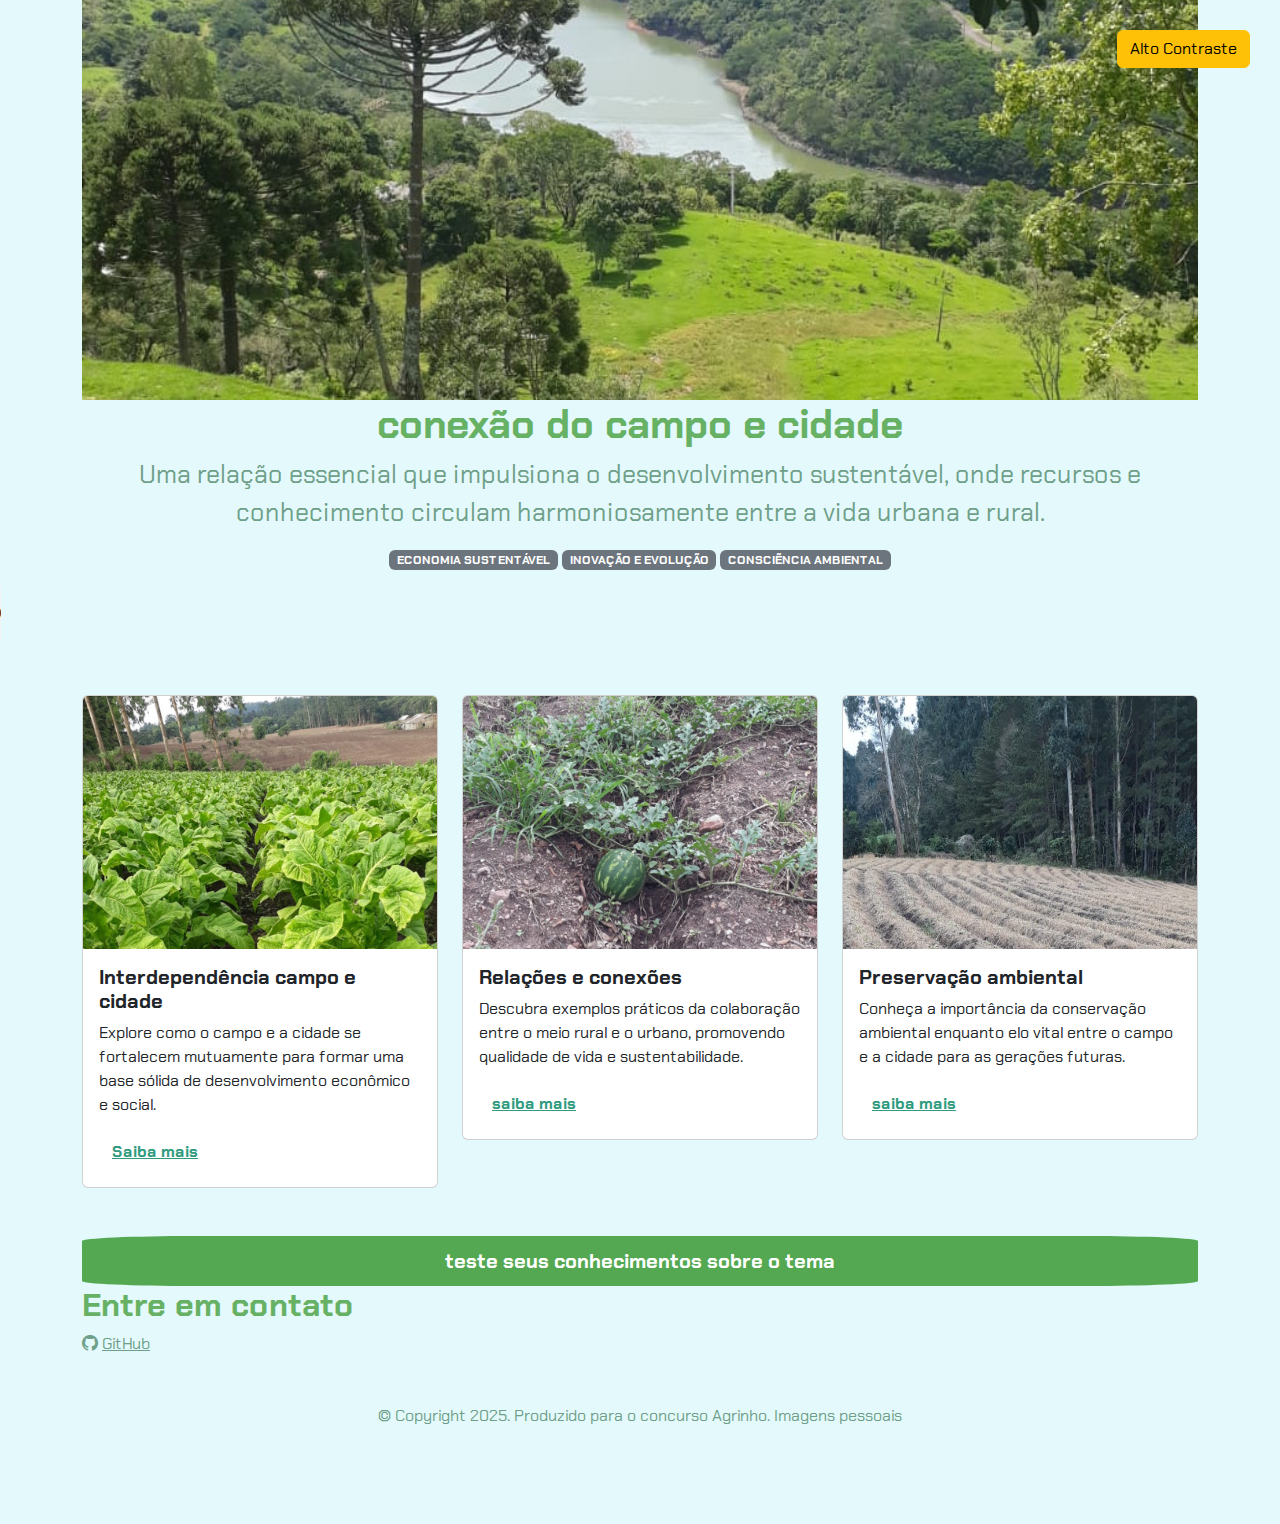
<file: index.html>
<!DOCTYPE html>
<html lang="pt-br">

<head>
    <meta charset="UTF-8">
    <meta name="viewport" content="width=device-width, initial-scale=1.0">
    <link href="https://cdn.jsdelivr.net/npm/bootstrap@5.3.2/dist/css/bootstrap.min.css" rel="stylesheet">
    <link rel="stylesheet" href="https://cdn.jsdelivr.net/npm/bootstrap-icons@1.11.3/font/bootstrap-icons.min.css">
    <link rel="stylesheet" href="style.css">
    <title>campo-cidade</title>
</head>

<body>

    <header class="container text-center">
        <img class=cabeçalho-imagem src="imagem-topo.jpeg" alt="imagem contendo um rio e algumas araucárias.">
         <button class="btn btn-warning btn-alto-contraste" onclick="document.body.classList.toggle('alto-contraste')">Alto Contraste</button>
         <h1>conexão do campo e cidade</h1>
        <p class="texto-introdução">Uma relação essencial que impulsiona o desenvolvimento sustentável, onde recursos e conhecimento circulam harmoniosamente entre a vida urbana e rural. </p>
        <div>
            <p class="badge bg-secondary">ECONOMIA SUSTENTÁVEL</p>
            <p class="badge bg-secondary">INOVAÇÃO E EVOLUÇÃO</p>
             <p class="badge bg-secondary">CONSCIẼNCIA AMBIENTAL</p>
        </div>
    </header>
       <div class="audio-container">
        <audio controls>
            <source src="musica.mp4" type="audio/mpeg">
        </audio>
    </div>
    <main class="container mt-5">
        <div class="row">
            <!-- Projeto 1 -->
            <div class="col-md-4">
                <div class="card">
                    <img src="1.jpg" class="card-img-top" alt="imagem de uma plantação.">
                    <div class="card-body">
                        <h5 class="card-title">Interdependência campo e cidade</h5>
                        <p class="card-text"> Explore como o campo e a cidade se fortalecem mutuamente para formar uma base sólida de desenvolvimento econômico e social. </p>
                        <button type="button" class="btn btn-link" data-bs-toggle="modal" data-bs-target="#modal1">Saiba mais</button>
                    </div>
                </div>
            </div>
            <!-- Projeto 2 -->
            <div class="col-md-4">
                <div class="card">
                    <img src="5.jpg" class="card-img-top" alt="Imagem de uma plantação de melancia.">
                    <div class="card-body">
                        <h5 class="card-title">Relações e conexões</h5><p class="card-text">Descubra exemplos práticos da colaboração entre o meio rural e o urbano, promovendo qualidade de vida e sustentabilidade. </p>
                        <button type="button" class="btn btn-link" data-bs-toggle="modal" data-bs-target="#modal2">saiba mais</button>
                    </div>
                </div>
            </div>

            <!-- Projeto 3 -->
            <div class="col-md-4">
                <div class="card">
                    <img src="6.jpg" class="card-img-top" alt="Imagem de um campo">
                    <div class="card-body">
                        <h5 class="card-title">Preservação ambiental</h5>
                        <p class="card-text">Conheça a importância da conservação ambiental enquanto elo vital entre o campo e a cidade para as gerações futuras. </p>
                        <button type="button" class="btn btn-link" data-bs-toggle="modal" data-bs-target="#modal3">saiba mais</button>
                    </div>
                </div>
            </div>
        
    </main>

    <!-- Modal 1 -->
    <div class="modal" id="modal1" tabindex="-1">
        <div class="modal-dialog">
            <div class="modal-content">
                <div class="modal-header">
                    <h5 class="modal-title">Interdependência campo cidade</h5>
                    <button type="button" class="btn-close" data-bs-dismiss="modal" aria-label="Close"></button>
                </div>
                <div class="modal-body">
                    <p class="modal-texto">Campo e cidade mantêm uma relação profunda e complementar que promove a sustentabilidade e o crescimento econômico. A incorporação de novas tecnologias tem aproximado esses ambientes, potencializando a produtividade e qualidade de vida. </p>
                    <img src="7.jpg" class="img-fluid w-100" alt="imagem de uma colheitadeira verde realizando a colheita de soja">
                </div>
            </div>
        </div>
    </div>
      <!-- Modal 2 -->
    <div class="modal" id="modal2" tabindex="-1">
        <div class="modal-dialog">
            <div class="modal-content">
                <div class="modal-header">
                    <h5 class="modal-title">Conexão</h5>
                    <button type="button" class="btn-close" data-bs-dismiss="modal" aria-label="Close"></button>
                </div>
                <div class="modal-body">
                    <p class="modal-texto">O campo é a origem dos alimentos que sustentam as cidades. Essa conexão fortalece o desenvolvimento sustentável através do uso responsável dos recursos naturais e práticas produtivas eficientes. A interação promove também o intercâmbio cultural e social, enriquecendo ambos os ambientes.</p>
                    <img src="2.jpg" class="img-fluid w-100" alt="Imagem de melancias">
                </div>
            </div>
        </div>
    </div>

     <!-- Modal 3 -->
    <div class="modal" id="modal3" tabindex="-1">
        <div class="modal-dialog">
            <div class="modal-content">
                <div class="modal-header">
                    <h5 class="modal-title">Preservação Ambiental</h5>
                    <button type="button" class="btn-close" data-bs-dismiss="modal" aria-label="Close"></button>
                </div>
                <div class="modal-body">
                    <p class="modal-texto">A preservação ambiental é essencial para garantir que a conexão entre campo e cidade permaneça equilibrada e sustentável. Investir em ações que respeitem o meio ambiente assegura qualidade de vida presente e futura para ambas as regiões. </p>
                    <img src="4.jpg" alt="Imagem de um pé de Erva-mate" class="img-fluid w-100">
                </div>
            </div> 
        </div>
    </div>
    <footer class="container py-5">
        <div class="link-quiz">
        <a href="quiz.html" style="color: white;text-decoration: none;"> teste seus conhecimentos sobre o tema</a>
        </div>
        <h2>Entre em contato</h2>
        <div>
            <i class="bi bi-github"></i>
            <a href="https://github.com/anonimo504a">GitHub</a>
        </div>
        <p class="my-5 text-center">© Copyright 2025. Produzido para o concurso Agrinho. Imagens pessoais</p>
    </footer>

    <script src="https://cdn.jsdelivr.net/npm/bootstrap@5.3.2/dist/js/bootstrap.bundle.min.js"></script>
</body>

</html>
</file>
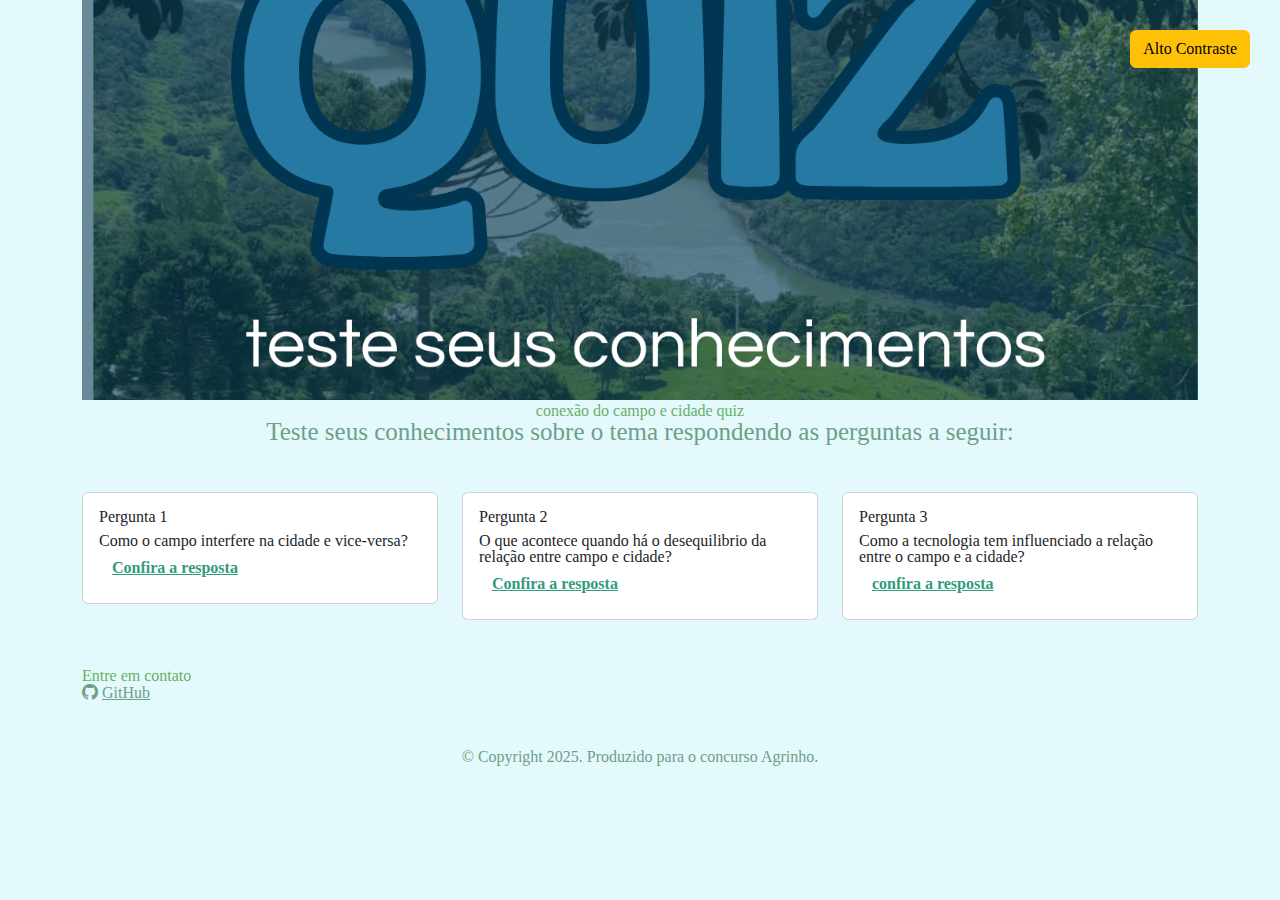
<file: quiz.html>
<!DOCTYPE html>
<html lang="pt-br">

<head>
    <meta charset="UTF-8">
    <meta name="viewport" content="width=device-width, initial-scale=1.0">
    <link href="https://cdn.jsdelivr.net/npm/bootstrap@5.3.2/dist/css/bootstrap.min.css" rel="stylesheet">
    <link rel="stylesheet" href="https://cdn.jsdelivr.net/npm/bootstrap-icons@1.11.3/font/bootstrap-icons.min.css">
    <link rel="stylesheet" href="quiz.css">
     <link rel="stylesheet" href="reset.css">
    <title>campo-cidade-quiz</title>
</head>

<body>

    <header class="container text-center">
        <img class=cabeçalho-imagem src="quiz.png" alt="imagem contendo um rio, algumas araucárias e a frase quiz, teste seus conhecimentos sobre o tema.">
         <button class="btn btn-warning btn-alto-contraste" onclick="document.body.classList.toggle('alto-contraste')">Alto Contraste</button>
         <h1>conexão do campo e cidade quiz</h1>
        <p class="texto-introdução">Teste seus conhecimentos sobre o tema respondendo as perguntas a seguir: </p>
    </header>

    <main class="container mt-5">
        <div class="row">
            <!-- Projeto 1 -->
            <div class="col-md-4">
                <div class="card">
                    <div class="card-body">
                        <h5 class="card-title">Pergunta 1</h5>
                        <p class="card-text"> Como o campo interfere na cidade e vice-versa? </p>
                        <button type="button" class="btn btn-link" data-bs-toggle="modal" data-bs-target="#modal1">Confira a resposta</button>
                    </div>
                </div>
            </div>
            <!-- Projeto 2 -->
            <div class="col-md-4">
                <div class="card">
                    <div class="card-body">
                        <h5 class="card-title">Pergunta 2</h5>
                        <p class="card-text">O que acontece quando há o desequilibrio da relação entre campo e cidade?</p>
                        <button type="button" class="btn btn-link" data-bs-toggle="modal" data-bs-target="#modal2">Confira a resposta</button>
                    </div>
                </div>
            </div>

            <!-- Projeto 3 -->
            <div class="col-md-4">
                <div class="card">
                    <div class="card-body">
                        <h5 class="card-title">Pergunta 3</h5>
                        <p class="card-text">Como a tecnologia tem influenciado a relação entre o campo e a cidade?</p>
                        <button type="button" class="btn btn-link" data-bs-toggle="modal" data-bs-target="#modal3">confira a resposta</button>
                    </div>
                </div>
            </div>
        
    </main>

    <!-- Modal 1 -->
    <div class="modal" id="modal1" tabindex="-1">
        <div class="modal-dialog">
            <div class="modal-content">
                <div class="modal-header">
                    <h5 class="modal-title">Resposta 1</h5>
                    <button type="button" class="btn-close" data-bs-dismiss="modal" aria-label="Close"></button>
                </div>
                <div class="modal-body">
                    <p class="modal-texto">O campo fornece a matéria-prima e alimentos, enquanto a cidade contribui com ferramentas e tecnologia.</p>
                </div>
            </div>
        </div>
    </div>
      <!-- Modal 2 -->
    <div class="modal" id="modal2" tabindex="-1">
        <div class="modal-dialog">
            <div class="modal-content">
                <div class="modal-header">
                    <h5 class="modal-title">Resposta 2</h5>
                    <button type="button" class="btn-close" data-bs-dismiss="modal" aria-label="Close"></button>
                </div>
                <div class="modal-body">
                    <p class="modal-texto">Um desequilíbrio pode levar a problemas como falta de alimentos nas cidades, dificuldades econômicas e até mesmo êxodo rural. 
</p>
                </div>
            </div>
        </div>
    </div>

     <!-- Modal 3 -->
    <div class="modal" id="modal3" tabindex="-1">
        <div class="modal-dialog">
            <div class="modal-content">
                <div class="modal-header">
                    <h5 class="modal-title">Resposta 3</h5>
                    <button type="button" class="btn-close" data-bs-dismiss="modal" aria-label="Close"></button>
                </div>
                <div class="modal-body">
                    <p class="modal-texto">A tecnologia tem modernizado a agricultura, aumentado a produção e otimizado o uso de recursos no campo, além de facilitar a comunicação e o transporte entre o campo e a cidade, intensificando a interdependência. </p>
                </div>
            </div> 
        </div>
    </div>
    <footer class="container py-5">
        <h2>Entre em contato</h2>
        <div>
            <i class="bi bi-github"></i>
            <a href="https://github.com/anonimo504a">GitHub</a>
        </div>
        <p class="my-5 text-center">© Copyright 2025. Produzido para o concurso Agrinho.</p>
    </footer>

    <script src="https://cdn.jsdelivr.net/npm/bootstrap@5.3.2/dist/js/bootstrap.bundle.min.js"></script>
</body>

</html>
</file>
<file: style.css>
@import url('https://fonts.googleapis.com/css2?family=Chakra+Petch:ital,wght@0,300;0,400;0,500;0,600;0,700;1,300;1,400;1,500;1,600;1,700&display=swap');

@import url('https://fonts.googleapis.com/css2?family=Chakra+Petch:ital,wght@0,300;0,400;0,500;0,600;0,700;1,300;1,400;1,500;1,600;1,700&display=swap');

:root {
    --cor-principal: #6e9f88;
    --cor-secundaria:  #67b165;
    --cor-destaque: #309b7e;
    --cor-fundo: #d8f6fab0;
    --cor-fundo-alto-contraste: #000000;
    --cor-texto-alto-contraste: #ffffff;
}

.cabeçalho-imagem {
    height: 400px;
    width: 100%;
    object-fit: cover;
}
h1{
    text-align:center;}
h1, h2, h5 {
    color: var(--cor-secundaria);
    font-weight: 700;
}

.lead, .btn-link {
    color: var(--cor-destaque);
    font-weight: 700;
}

a, .btn-link:hover {
    color: var(--cor-principal)
}

a:hover{
    color: var(--cor-destaque);
}

body {
    font-family: 'Chakra Petch', sans-serif;
    color: var(--cor-principal);
    background-color: var(--cor-fundo);

}

.texto-introdução {
    font-size: 25px;;
}



.alto-contraste {
     background-color: var(--cor-fundo-alto-contraste);
     color: var(--cor-texto-alto-contraste);
         
 }

.btn-alto-contraste {
     margin: 10px;
     position: fixed;
     top: 20px;
     right: 20px;
 }

.alto-contraste .modal-texto, .modal-title{
        color: var(--cor-fundo-alto-contraste);
 }

 .link-quiz {
    font-size: 20px;
    background-color: #54a851;
    border-radius: 10%;
    padding: 10px;
    text-align: center;
    font-weight: bold;
 }
</file>
<file: quiz.css>
@import url('https://fonts.googleapis.com/css2?family=Chakra+Petch:ital,wght@0,300;0,400;0,500;0,600;0,700;1,300;1,400;1,500;1,600;1,700&display=swap');

@import url('https://fonts.googleapis.com/css2?family=Chakra+Petch:ital,wght@0,300;0,400;0,500;0,600;0,700;1,300;1,400;1,500;1,600;1,700&display=swap');

:root {
    --cor-principal: #6e9f88;
    --cor-secundaria:  #67b165;
    --cor-destaque: #309b7e;
    --cor-fundo: #d8f6fab0;
    --cor-fundo-alto-contraste: #000000;
    --cor-texto-alto-contraste: #ffffff;
}

.cabeçalho-imagem {
    height: 400px;
    width: 100%;
    object-fit: cover;
}
h1{
    text-align:center;}
h1, h2, h5 {
    color: var(--cor-secundaria);
    font-weight: 700;
}

.lead, .btn-link {
    color: var(--cor-destaque);
    font-weight: 700;
}

a, .btn-link:hover {
    color: var(--cor-principal)
}

a:hover{
    color: var(--cor-destaque);
}

body {
    font-family: 'Chakra Petch', sans-serif;
    color: var(--cor-principal);
    background-color: var(--cor-fundo);

}

.texto-introdução {
    font-size: 25px;;
}



.alto-contraste {
     background-color: var(--cor-fundo-alto-contraste);
     color: var(--cor-texto-alto-contraste);
         
 }

.btn-alto-contraste {
     margin: 10px;
     position: fixed;
     top: 20px;
     right: 20px;
 }

.alto-contraste .modal-texto, .modal-title{
        color: var(--cor-fundo-alto-contraste);
 }
</file>
